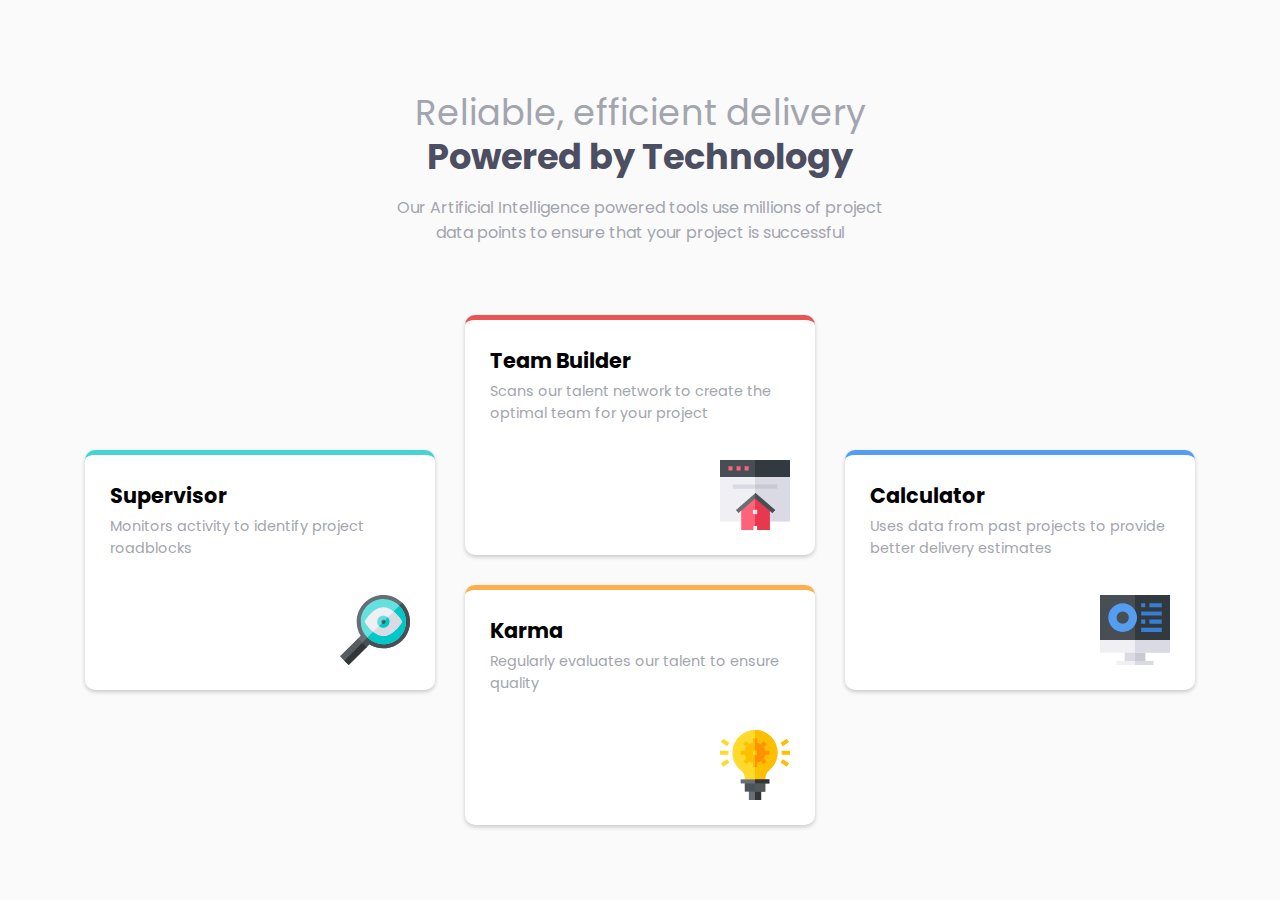
<file: four-card-feature-section-master/index.html>
<!DOCTYPE html>
<html lang="en">
  <head>
    <meta charset="UTF-8" />
    <meta name="viewport" content="width=device-width, initial-scale=1.0" />
    <!-- displays site properly based on user's device -->
    <link rel="stylesheet" href="css/style.css" />
    <link
      rel="icon"
      type="image/png"
      sizes="32x32"
      href="./images/favicon-32x32.png"
    />

    <title>Frontend Mentor | Four card feature section</title>

    <!-- Feel free to remove these styles or customise in your own stylesheet 👍 -->
    <style>
      .attribution {
        font-size: 11px;
        text-align: center;
      }
      .attribution a {
        color: hsl(228, 45%, 44%);
      }
    </style>
  </head>
  <body>
    <main>
      <div class="text-wrapper">
        <h1>Reliable, efficient delivery</h1>
        <h2>Powered by Technology</h2>
        <p>
          Our Artificial Intelligence powered tools use millions of project data
          points to ensure that your project is successful
        </p>
      </div>
      <div class="card-wrapper">
        <div class="card card--supervisor">
          <h3 class="card-title">Supervisor</h3>
          <p class="card-description">
            Monitors activity to identify project roadblocks
          </p>
          <img src="images/icon-supervisor.svg" alt="" class="card-img" />
        </div>
        <div class="card-2">
          <div class="card card--team-builder">
            <h3 class="card-title">Team Builder</h3>
            <p class="card-description">
              Scans our talent network to create the optimal team for your
              project
            </p>
            <img src="images/icon-team-builder.svg" alt="" class="card-img" />
          </div>
          <div class="card card--karma">
            <h3 class="card-title">Karma</h3>
            <p class="card-description">
              Regularly evaluates our talent to ensure quality
            </p>
            <img src="images/icon-karma.svg" alt="" class="card-img" />
          </div>
        </div>
        <div class="card card--calculator">
          <h3 class="card-title">Calculator</h3>
          <p class="card-description">
            Uses data from past projects to provide better delivery estimates
          </p>
          <img src="images/icon-calculator.svg" alt="" class="card-img" />
        </div>
      </div>
    </main>

    <!-- <footer>
    <p class="attribution">
      Challenge by <a href="https://www.frontendmentor.io?ref=challenge" target="_blank">Frontend Mentor</a>. 
      Coded by <a href="#">Your Name Here</a>.
    </p>
  </footer> -->
  </body>
</html>
</file>
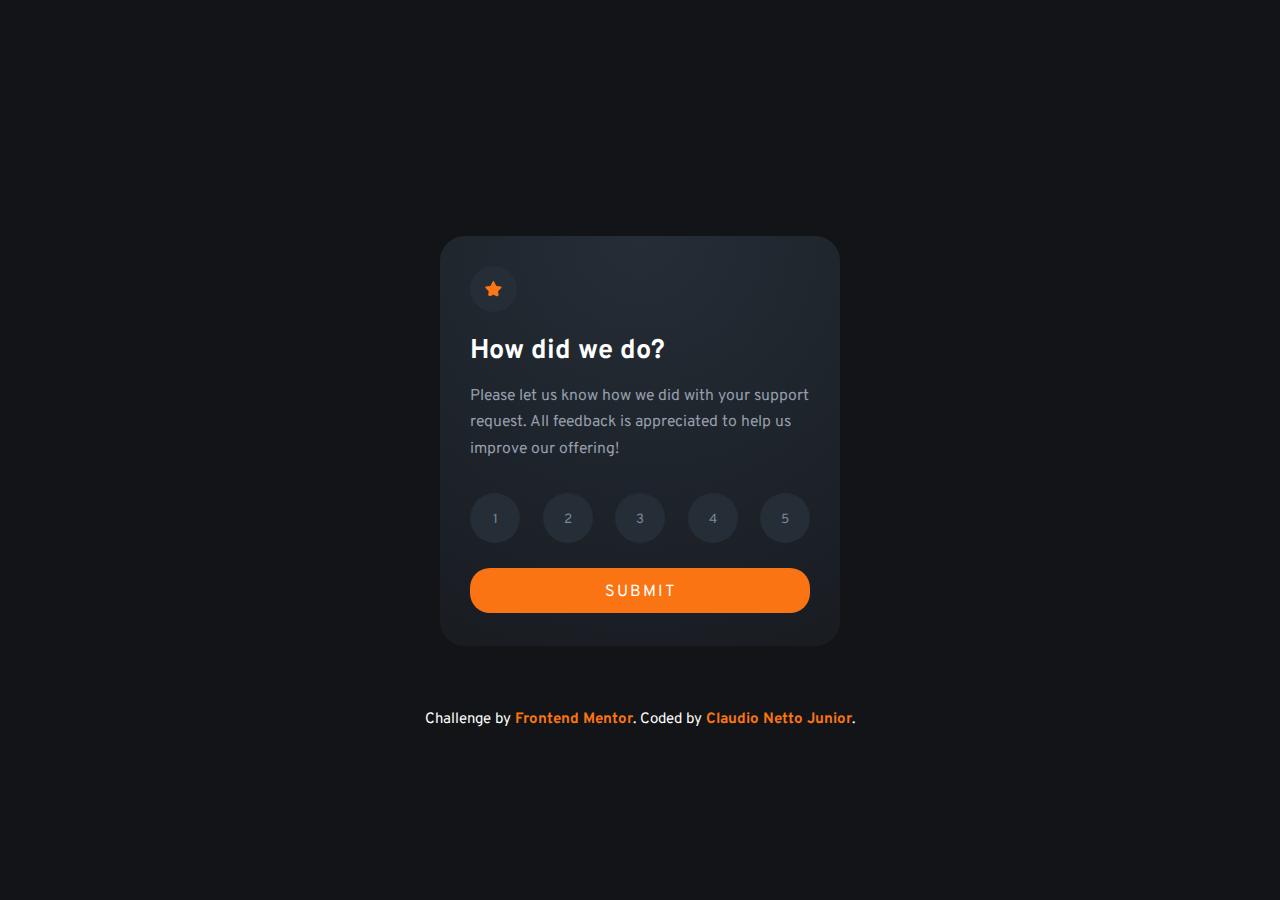
<file: interactive-rating-component-main/index.html>
<!DOCTYPE html>
<html lang="en">
  <head>
    <meta charset="UTF-8" />
    <meta name="viewport" content="width=device-width, initial-scale=1.0" />
    
    <!-- displays site properly based on user's device -->

    <link
      rel="icon"
      type="image/png"
      sizes="32x32"
      href="./images/favicon-32x32.png"
    />

    <link rel="preconnect" href="https://fonts.googleapis.com" />
    <link rel="preconnect" href="https://fonts.gstatic.com" crossorigin />
    <link
      href="https://fonts.googleapis.com/css2?family=Overpass:wght@400;700&display=swap"
      rel="stylesheet"
    />

    <script src="./script.js" defer></script>
    <link rel="stylesheet" href="./style.css" />

    <title>Frontend Mentor | Interactive rating component</title>
  </head>
  <body>
    <div class="card card--main">
      <img src="images/icon-star.svg" alt="" class="card__icon" />

      <h2 class="card__title">How did we do?</h2>
      <p class="card__text">
        Please let us know how we did with your support request. All feedback is
        appreciated to help us improve our offering!
      </p>

      <div class="card__rating">
        <ul>
          <li><button class="card__btn-rating">1</button></li>
          <li><button class="card__btn-rating">2</button></li>
          <li><button class="card__btn-rating">3</button></li>
          <li><button class="card__btn-rating">4</button></li>
          <li><button class="card__btn-rating">5</button></li>
        </ul>
      </div>

      <button class="btn-submit">Submit</button>
    </div>

    <!-- Rating state end -->

    <!-- Thank you state start -->

    <div class="card card--thank-you hidden">
      <img src="images/illustration-thank-you.svg" alt="" class="card__image" />
      <div class="card__result">
        You selected&nbsp;<span class="card__result__number">5</span>&nbsp;out
        of 5
      </div>

      <h2 class="card__title">Thank you!</h2>
      <p class="card__text">
        We appreciate you taking the time to give a rating. If you ever need
        more support, don't hesitate to get in touch!
      </p>
    </div>

    <!-- Thank you state end -->

    <div class="attribution">
      Challenge by
      <a href="https://www.frontendmentor.io?ref=challenge" target="_blank"
        >Frontend Mentor</a
      >. Coded by
      <a target="_blank" href="https://www.linkedin.com/in/claudionettojunior/"
        >Claudio Netto Junior</a
      >.
    </div>
  </body>
</html>
</file>
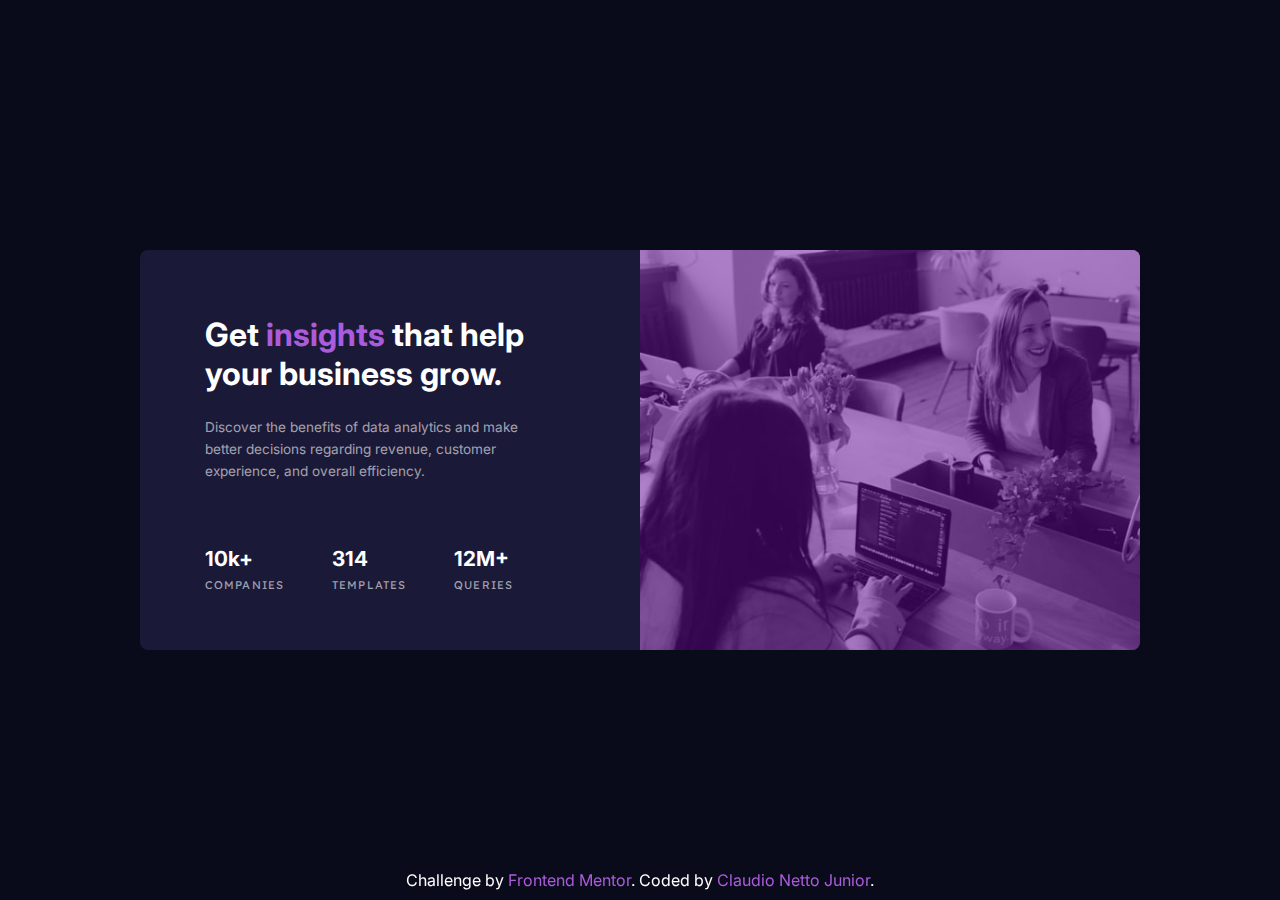
<file: stats-preview-card-component-main/index.html>
<!DOCTYPE html>
<html lang="en">
  <head>
    <meta charset="UTF-8" />
    <meta name="viewport" content="width=device-width, initial-scale=1.0" />
    <!-- displays site properly based on user's device -->

    <link
      rel="icon"
      type="image/png"
      sizes="32x32"
      href="./images/favicon-32x32.png"
    />
    <link rel="stylesheet" href="css/style.css" />

    <!-- Fonts -->

    <link rel="preconnect" href="https://fonts.googleapis.com" />
    <link rel="preconnect" href="https://fonts.gstatic.com" crossorigin />
    <link
      href="https://fonts.googleapis.com/css2?family=Inter:wght@400;700&family=Lexend+Deca&display=swap"
      rel="stylesheet"
    />

    <title>Frontend Mentor | Stats preview card component</title>

  </head>
  <body>
    <main>
      <article class="card">
        <div class="card-img">
          <div class="card-img-overlay"></div>
        <picture
          >
          <source srcset="images/image-header-desktop.jpg" media="(min-width: 1000px)">
          <img src="images/image-header-mobile.jpg" alt=""
        /></picture>
      </div>
        <div class="card-content">
          <h1 class="card-content-title">
            Get <span>insights</span> that help your business grow.
          </h1>
          <p class="card-content-description">
            Discover the benefits of data analytics and make better decisions
            regarding revenue, customer experience, and overall efficiency.
          </p>
          <div class="card-content-numbers">
            <div class="flex-column">
              <p class="number">10k+</p>
              <p class="text">companies</p>
            </div>
            <div class="flex-column">
              <p class="number">314</p>
              <p class="text">templates</p>
            </div>
            <div class="flex-column">
              <p class="number">12M+</p>
              <p class="text">queries</p>
            </div>
          </div>
        </div>
      </article>
    </main>
    <footer>
    <div class="attribution">
      Challenge by <a href="https://www.frontendmentor.io?ref=challenge" target="_blank">Frontend Mentor</a>.
      Coded by <a href="https://github.com/claudionetto" target="_blank">Claudio Netto Junior</a>.
    </footer>
    </div>
  </body>
</html>
</file>
<file: four-card-feature-section-master/css/style.css>
@import url("https://fonts.googleapis.com/css2?family=Poppins:wght@200;400;600&display=swap");
main {
  background-color: hsl(0, 0%, 98%);
  max-width: 100%;
  min-height: 100vh;
  display: flex;
  justify-content: center;
  align-items: center;
  flex-direction: column;
  padding: 60px 30px;
}
@media screen and (min-width: 768px) {
  main {
    padding: 30px 0;
  }
}

.text-wrapper {
  max-width: 400px;
  text-align: center;
  margin-top: 20px;
  margin-bottom: 70px;
}
.text-wrapper h1 {
  font-weight: 400;
  color: hsl(229, 6%, 66%);
  font-size: 1.5rem;
  line-height: 100%;
}
.text-wrapper h2 {
  margin-top: 0.8rem;
  color: hsl(234, 12%, 34%);
  font-size: 1.55rem;
  line-height: 100%;
}
.text-wrapper p {
  color: hsl(229, 6%, 66%);
  font-size: 1rem;
  margin-top: 1.3rem;
}

@media screen and (min-width: 768px) {
  .text-wrapper {
    max-width: 500px;
    text-align: center;
    margin-top: 20px;
    margin-bottom: 70px;
  }
  .text-wrapper h1 {
    font-size: 2.2rem;
    line-height: 100%;
  }
  .text-wrapper h2 {
    margin-top: 0.6rem;
    font-size: 2.2rem;
    line-height: 100%;
  }
  .text-wrapper p {
    font-size: 1rem;
  }
}
.card-wrapper {
  display: flex;
  flex-direction: column;
  justify-content: center;
  align-items: center;
  gap: 30px;
}

.card-2 {
  display: flex;
  flex-flow: column;
  gap: 30px;
}

.card {
  border-radius: 10px;
  background-color: white;
  border-top: 5px solid black;
  box-shadow: 0px 2px 4px rgba(0, 0, 0, 0.2);
  max-width: 350px;
  height: 240px;
  display: flex;
  flex-direction: column;
  align-items: start;
  gap: 5px;
  flex-basis: 1;
  padding: 25px;
}
.card-title {
  font-size: 1.3rem;
}
.card-description {
  color: hsl(229, 6%, 66%);
  font-size: 0.9rem;
  line-height: 150%;
  margin-bottom: 20px;
}
.card-img {
  width: 70px;
  margin-top: auto;
  align-self: flex-end;
}
.card--supervisor {
  border-color: hsl(180, 62%, 55%);
}
.card--team-builder {
  border-color: hsl(0, 78%, 62%);
}
.card--karma {
  border-color: hsl(34, 97%, 64%);
}
.card--calculator {
  border-color: hsl(212, 86%, 64%);
}

@media screen and (min-width: 768px) {
  .card-wrapper {
    flex-flow: row wrap;
  }
  .card-2 {
    flex-direction: row;
    order: 1;
  }
}
@media screen and (min-width: 1200px) {
  .card-wrapper {
    flex-direction: row;
  }
  .card-2 {
    flex-direction: column;
    order: 0;
  }
}
* {
  padding: 0;
  margin: 0;
  box-sizing: border-box;
}

body {
  font-family: "Poppins", sans-serif;
  font-size: 15px;
}

img {
  max-width: 100%;
}/*# sourceMappingURL=style.css.map */
</file>
<file: interactive-rating-component-main/style.css>
:root{
    --orange: hsl(25, 97%, 53%);
    --white: hsl(0, 0%, 100%);
    --light-grey: hsl(217, 12%, 63%);
    --edium-grey: hsl(216, 12%, 54%);
    --dark-blue: hsl(213, 19%, 18%);
    --very-dark-blue: hsl(216, 12%, 8%);
}

*{
    padding: 0;
    margin: 0;
    box-sizing: border-box;
    font-family: 'Overpass', sans-serif;
}


body{
    width: 100%;
    height: 100vh;
    display: flex;
    flex-direction: column;
    justify-content: center;
    align-items: center;;
    background-color: var(--very-dark-blue);
}

.card{
    margin: 5%;
    max-width: 400px;
    min-height: 380px;
    background: radial-gradient(
        circle at 50% 0%,
        var(--dark-blue) 0%,
        var(--very-dark-blue) 150%
      );
    padding: 30px;
    border-radius: 15px;
}

.card__icon{
    padding: 15px;
    border-radius: 50%;
    background-color: var(--dark-blue);
}

.card__title{
    color: var(--white);
    font-size: 1.5rem;
    margin-top: 15px;
}

.card__text{
    color: var(--light-grey);
    font-size: .875rem;
    line-height: 150%;
    margin-top: 15px;
}

.card__rating{
    margin-top: 30px;
}

.card__rating ul {
    display: flex;
    justify-content: space-between;
    list-style: none;
}

.card__btn-rating{
    height: 42px;
    width: 42px;
    padding-top: 3px;
    border: none;
    background-color: var(--dark-blue);
    color: var(--edium-grey);
    border-radius: 50%;
    transition: .3s;
    cursor: pointer;
}

.card__btn-rating:hover{
    background-color: var(--orange);
    color: var(--white);
}

.card__btn-rating--active{
    background-color: var(--edium-grey);
    color: var(--white);
}

.btn-submit{
    cursor: pointer;
    padding-top: 4px;
    margin-top: 25px;
    height: 45px;
    width: 100%;
    background-color: var(--orange);
    color: var(--white);
    border: none;
    text-transform: uppercase;
    letter-spacing: 2px;
    font-size: .9rem;
    border-radius: 20px;
    transition: .3s;
}

.btn-submit:hover{
    background-color: var(--white);
    color: var(--orange);
}

.card--thank-you{
    display: flex;
    flex-direction: column;
    align-items: center;
    justify-content: center;
    text-align: center;
}

.card__image{
    width: 150px;
}

.card__result{
    background-color: var(--dark-blue);
    color: var(--orange);
    display: flex;
    align-items: center;
    justify-content: center;
    font-size: 1rem;
    border-radius: 30px;
    width: 190px;
    height: 35px;
    padding-top: 4px;
    margin: 25px 0 15px;
}

.hidden{
    display: none;
}


@media (min-width: 600px) {
    html{
        font-size: 18px;
    }

    .card{
        min-height: 410px;
        border-radius: 25px;
    }

    .card__text{
        line-height: 170%;
    }

    .card__btn-rating{
        height: 50px;
        width: 50px;
    }

    .card__result{
        font-size: .9rem;
    }
  }

.attribution { font-size: 15px; text-align: center; color: white;}
.attribution a { color: var(--orange); font-weight: bold; text-decoration: none;}
.attribution a:hover {
    text-decoration: underline;
}
</file>
<file: stats-preview-card-component-main/css/style.css>
.card {
  max-width: 600px;
  margin: 20px;
  border-radius: 0.5rem;
  overflow: hidden;
  background-color: hsl(244, 38%, 16%);
  display: flex;
  flex-direction: column;
  color: hsl(0, 0%, 100%);
}
.card-img {
  position: relative;
  line-height: 0;
}
.card-img-overlay {
  position: absolute;
  background-color: hsl(277, 90%, 32%);
  top: 0;
  left: 0;
  width: 100%;
  height: 100%;
  opacity: 0.5;
  z-index: 1;
}
.card-content {
  text-align: center;
  padding: 35px 30px;
}
.card-content-title {
  font-size: 1.8rem;
  margin-bottom: 1rem;
}
.card-content-title span {
  color: hsl(277, 64%, 61%);
}
.card-content-description {
  font-size: 0.9375rem;
  line-height: 160%;
  color: hsla(0, 0%, 100%, 0.6);
  margin-bottom: 1.8rem;
}
.card-content-numbers {
  display: flex;
  flex-direction: column;
  gap: 1.7rem;
}
.card-content-numbers .number {
  font-weight: 700;
  font-size: 1.3rem;
}
.card-content-numbers .text {
  text-transform: uppercase;
  font-weight: 400;
  font-family: "Lexend Deca", sans-serif;
  font-size: 0.7rem;
  color: hsla(0, 0%, 100%, 0.6);
}

.flex-column {
  display: flex;
  flex-direction: column;
  gap: 0.4rem;
}

.attribution {
  padding: 10px;
  color: white;
  display: none;
  font-size: 1rem;
  text-align: center;
  position: fixed;
  bottom: 0;
  width: 100%;
}

.attribution a {
  text-decoration: none;
  color: hsl(277, 64%, 61%);
}

@media screen and (min-width: 1000px) {
  .attribution {
    display: block;
  }
}
@media screen and (min-width: 1000px) {
  .card {
    flex-direction: row;
    max-width: 1000px;
    height: 400px;
  }
  .card-img {
    flex: 1 0 50%;
    order: 1;
  }
  .card-content {
    padding: 65px 85px 65px 65px;
    flex: 1 1 50%;
    text-align: start;
  }
  .card-content-title {
    font-size: 2rem;
    margin-bottom: 1.5rem;
  }
  .card-content-description {
    font-size: 0.85rem;
    line-height: 160%;
    margin-bottom: 4rem;
  }
  .card-content-numbers {
    flex-direction: row;
    gap: 3rem;
  }
  .card-content-numbers .number {
    font-weight: 700;
    font-size: 1.3rem;
  }
  .card-content-numbers .text {
    text-transform: uppercase;
    letter-spacing: 0.1em;
    font-weight: 400;
    font-family: "Lexend Deca", sans-serif;
    font-size: 0.7rem;
    color: hsla(0, 0%, 100%, 0.6);
  }
}
* {
  margin: 0;
  padding: 0;
  box-sizing: border-box;
}

body {
  background-color: hsl(233, 47%, 7%);
  font-family: "Inter", sans-serif;
}

main {
  height: 100vh;
  width: 100%;
  display: flex;
  justify-content: center;
  align-items: center;
}

img {
  width: 100%;
}/*# sourceMappingURL=style.css.map */
</file>
